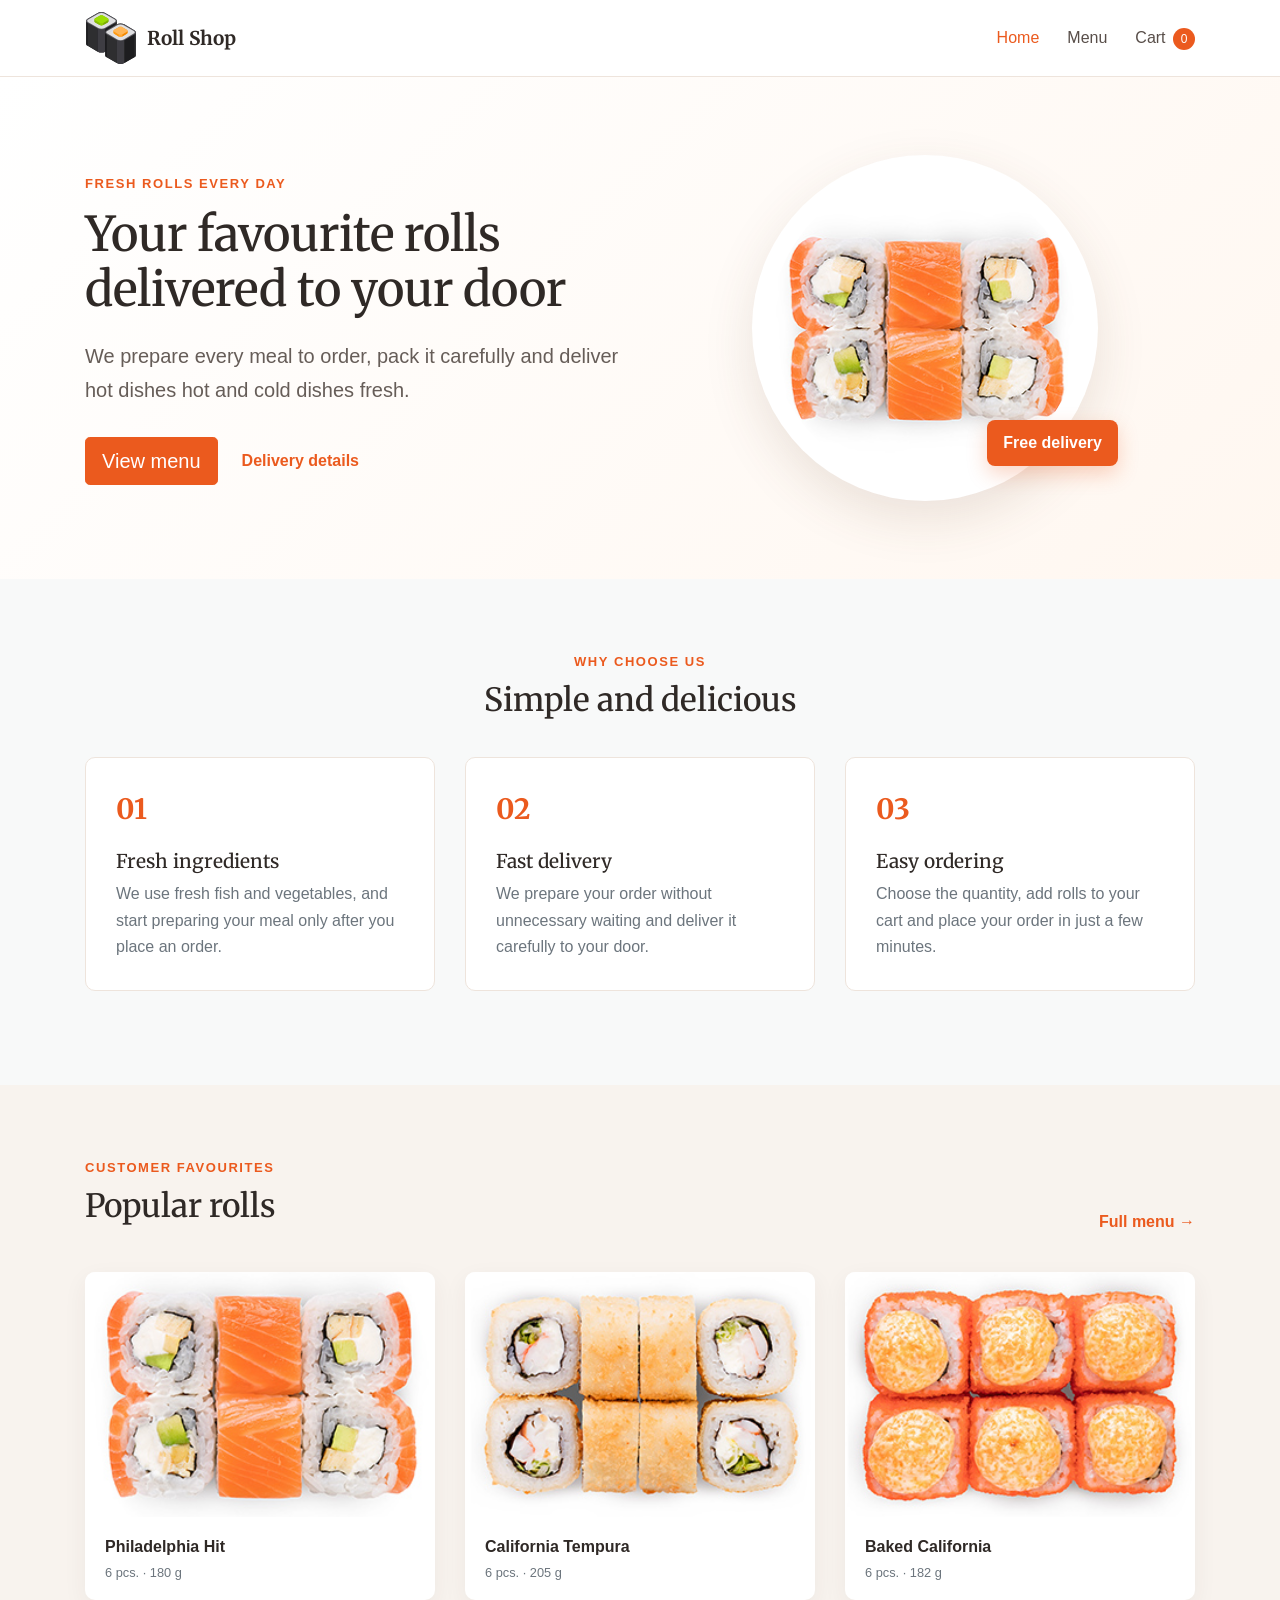
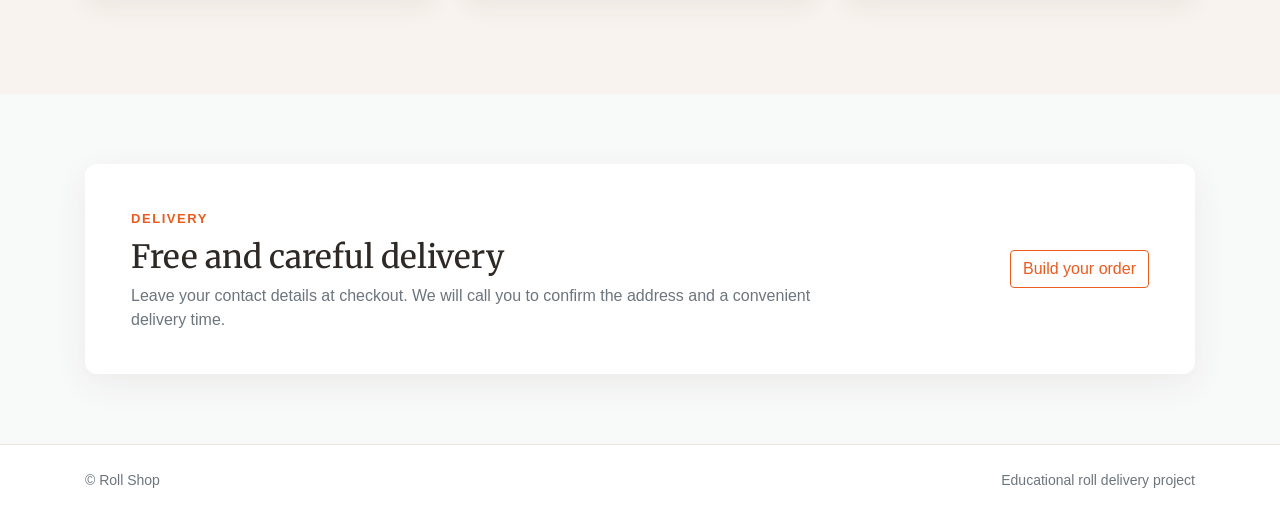
<file: index.html>
<!DOCTYPE html>
<html lang="en">

<head>
	<meta charset="UTF-8">
	<meta name="viewport" content="width=device-width, initial-scale=1.0, shrink-to-fit=no">
	<meta name="description" content="Roll Shop — fresh rolls with fast delivery.">
	<title>Roll Shop — roll delivery</title>
	<link rel="stylesheet" href="libs/bootstrap/css/bootstrap.min.css">
	<link rel="stylesheet" href="css/main.css">
	<link href="https://fonts.googleapis.com/css?family=Merriweather:300,400,400i,700" rel="stylesheet">
</head>

<body>
	<header class="site-header">
		<div class="container">
			<nav class="site-nav" aria-label="Main navigation">
				<a class="site-brand" href="index.html">
					<img src="img/logo/logo.svg" width="52" height="52" alt="Roll Shop logo">
					<span>Roll Shop</span>
				</a>
				<div class="site-nav__links">
					<a class="active" href="index.html" aria-current="page">Home</a>
					<a href="catalog.html">Menu</a>
					<a href="catalog.html#cart">Cart <span class="cart-badge" data-cart-count>0</span></a>
				</div>
			</nav>
		</div>
	</header>

	<main>
		<section class="hero">
			<div class="container">
				<div class="row align-items-center">
					<div class="col-lg-6 hero__content">
						<span class="eyebrow">Fresh rolls every day</span>
						<h1>Your favourite rolls delivered to your door</h1>
						<p class="lead">We prepare every meal to order, pack it carefully and deliver hot dishes hot and cold dishes fresh.</p>
						<div class="hero__actions">
							<a class="btn btn-warning btn-lg" href="catalog.html">View menu</a>
							<a class="text-link" href="#delivery">Delivery details</a>
						</div>
					</div>
					<div class="col-lg-6 text-center">
						<div class="hero__image-wrap">
							<img class="hero__image" src="img/roll/philadelphia.jpg" alt="Philadelphia roll">
							<div class="hero__note">Free delivery</div>
						</div>
					</div>
				</div>
			</div>
		</section>

		<section class="section">
			<div class="container">
				<div class="section-heading text-center">
					<span class="eyebrow">Why choose us</span>
					<h2>Simple and delicious</h2>
				</div>
				<div class="row">
					<div class="col-md-4 mb-4">
						<div class="feature-card">
							<div class="feature-card__icon" aria-hidden="true">01</div>
							<h3>Fresh ingredients</h3>
							<p>We use fresh fish and vegetables, and start preparing your meal only after you place an order.</p>
						</div>
					</div>
					<div class="col-md-4 mb-4">
						<div class="feature-card">
							<div class="feature-card__icon" aria-hidden="true">02</div>
							<h3>Fast delivery</h3>
							<p>We prepare your order without unnecessary waiting and deliver it carefully to your door.</p>
						</div>
					</div>
					<div class="col-md-4 mb-4">
						<div class="feature-card">
							<div class="feature-card__icon" aria-hidden="true">03</div>
							<h3>Easy ordering</h3>
							<p>Choose the quantity, add rolls to your cart and place your order in just a few minutes.</p>
						</div>
					</div>
				</div>
			</div>
		</section>

		<section class="section section--muted">
			<div class="container">
				<div class="section-heading section-heading--row">
					<div>
						<span class="eyebrow">Customer favourites</span>
						<h2>Popular rolls</h2>
					</div>
					<a class="text-link" href="catalog.html">Full menu →</a>
				</div>
				<div class="row">
					<div class="col-md-4 mb-4">
						<a class="preview-card" href="catalog.html">
							<img src="img/roll/philadelphia.jpg" alt="Philadelphia Hit">
							<span class="preview-card__body"><strong>Philadelphia Hit</strong><small>6 pcs. · 180 g</small></span>
						</a>
					</div>
					<div class="col-md-4 mb-4">
						<a class="preview-card" href="catalog.html">
							<img src="img/roll/california-tempura.jpg" alt="California Tempura">
							<span class="preview-card__body"><strong>California Tempura</strong><small>6 pcs. · 205 g</small></span>
						</a>
					</div>
					<div class="col-md-4 mb-4">
						<a class="preview-card" href="catalog.html">
							<img src="img/roll/zapech-california.jpg" alt="Baked California">
							<span class="preview-card__body"><strong>Baked California</strong><small>6 pcs. · 182 g</small></span>
						</a>
					</div>
				</div>
			</div>
		</section>

		<section class="section" id="delivery">
			<div class="container">
				<div class="delivery-panel">
					<div>
						<span class="eyebrow">Delivery</span>
						<h2>Free and careful delivery</h2>
						<p>Leave your contact details at checkout. We will call you to confirm the address and a convenient delivery time.</p>
					</div>
					<a class="btn btn-outline-warning" href="catalog.html">Build your order</a>
				</div>
			</div>
		</section>
	</main>

	<footer class="site-footer">
		<div class="container site-footer__content">
			<span>© Roll Shop</span>
			<span>Educational roll delivery project</span>
		</div>
	</footer>

	<script src="js/cart-storage.js"></script>
</body>

</html>
</file>
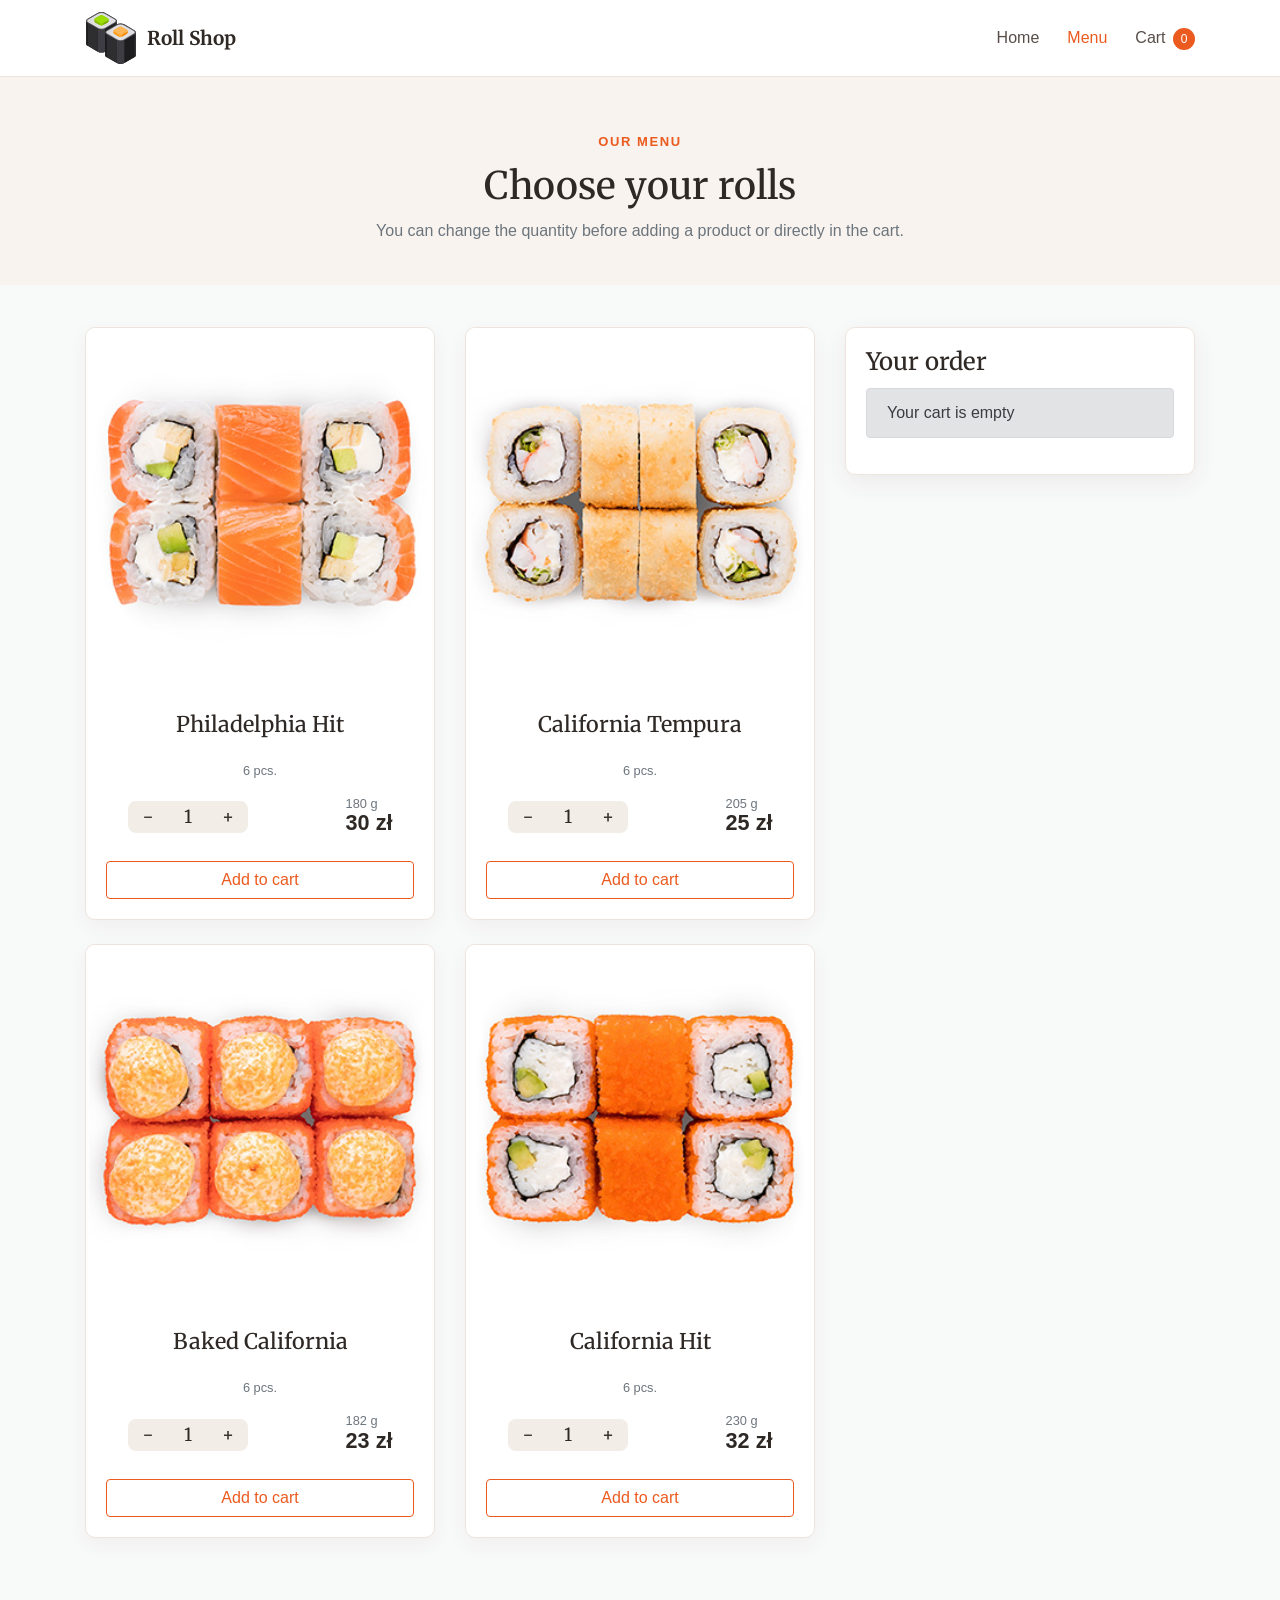
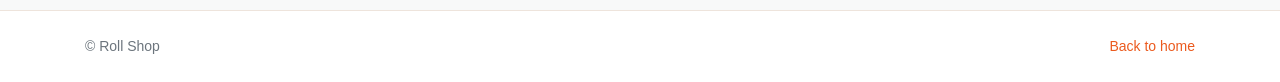
<file: catalog.html>
<!DOCTYPE html>
<html lang="en">

<head>
	<meta charset="UTF-8">
	<meta name="viewport" content="width=device-width, initial-scale=1.0, shrink-to-fit=no">
	<meta name="description" content="Roll Shop menu — choose your rolls and place an order.">
	<title>Menu — Roll Shop</title>
	<link rel="stylesheet" href="libs/bootstrap/css/bootstrap.min.css">
	<link rel="stylesheet" href="css/main.css">
	<link href="https://fonts.googleapis.com/css?family=Merriweather:300,400,400i,700" rel="stylesheet">
</head>

<body>
	<header class="site-header">
		<div class="container">
			<nav class="site-nav" aria-label="Main navigation">
				<a class="site-brand" href="index.html">
					<img src="img/logo/logo.svg" width="52" height="52" alt="Roll Shop logo">
					<span>Roll Shop</span>
				</a>
				<div class="site-nav__links">
					<a href="index.html">Home</a>
					<a class="active" href="catalog.html" aria-current="page">Menu</a>
					<a href="#cart">Cart <span class="cart-badge" data-cart-count>0</span></a>
				</div>
			</nav>
		</div>
	</header>

	<main>
		<section class="page-heading">
			<div class="container">
				<span class="eyebrow">Our menu</span>
				<h1>Choose your rolls</h1>
				<p>You can change the quantity before adding a product or directly in the cart.</p>
			</div>
		</section>

		<div class="container catalog-layout mb-5">
			<div class="row">
				<section class="col-lg-8" aria-labelledby="catalog-title">
					<h2 class="sr-only" id="catalog-title">Roll list</h2>
					<div class="row" data-products>
						<div class="col-md-6">
							<article class="card product-card mb-4" data-id="01" data-price="30">
								<img class="product-img" src="img/roll/philadelphia.jpg" alt="Philadelphia Hit roll">
								<div class="card-body text-center">
									<h3 class="item-title">Philadelphia Hit</h3>
									<p><small data-items-in-box class="text-muted">6 pcs.</small></p>
									<div class="details-wrapper">
										<div class="items counter-wrapper">
											<button class="items__control" type="button" data-action="minus" aria-label="Decrease quantity">−</button>
											<span class="items__current" data-counter>1</span>
											<button class="items__control" type="button" data-action="plus" aria-label="Increase quantity">+</button>
										</div>
										<div class="price">
											<div class="price__weight">180 g</div>
											<div class="price__currency">30 zł</div>
										</div>
									</div>
									<button data-cart type="button" class="btn btn-block btn-outline-warning">Add to cart</button>
								</div>
							</article>
						</div>

						<div class="col-md-6">
							<article class="card product-card mb-4" data-id="02" data-price="25">
								<img class="product-img" src="img/roll/california-tempura.jpg" alt="California Tempura roll">
								<div class="card-body text-center">
									<h3 class="item-title">California Tempura</h3>
									<p><small data-items-in-box class="text-muted">6 pcs.</small></p>
									<div class="details-wrapper">
										<div class="items counter-wrapper">
											<button class="items__control" type="button" data-action="minus" aria-label="Decrease quantity">−</button>
											<span class="items__current" data-counter>1</span>
											<button class="items__control" type="button" data-action="plus" aria-label="Increase quantity">+</button>
										</div>
										<div class="price">
											<div class="price__weight">205 g</div>
											<div class="price__currency">25 zł</div>
										</div>
									</div>
									<button data-cart type="button" class="btn btn-block btn-outline-warning">Add to cart</button>
								</div>
							</article>
						</div>

						<div class="col-md-6">
							<article class="card product-card mb-4" data-id="03" data-price="23">
								<img class="product-img" src="img/roll/zapech-california.jpg" alt="Baked California roll">
								<div class="card-body text-center">
									<h3 class="item-title">Baked California</h3>
									<p><small data-items-in-box class="text-muted">6 pcs.</small></p>
									<div class="details-wrapper">
										<div class="items counter-wrapper">
											<button class="items__control" type="button" data-action="minus" aria-label="Decrease quantity">−</button>
											<span class="items__current" data-counter>1</span>
											<button class="items__control" type="button" data-action="plus" aria-label="Increase quantity">+</button>
										</div>
										<div class="price">
											<div class="price__weight">182 g</div>
											<div class="price__currency">23 zł</div>
										</div>
									</div>
									<button data-cart type="button" class="btn btn-block btn-outline-warning">Add to cart</button>
								</div>
							</article>
						</div>

						<div class="col-md-6">
							<article class="card product-card mb-4" data-id="04" data-price="32">
								<img class="product-img" src="img/roll/california-hit.jpg" alt="California Hit roll">
								<div class="card-body text-center">
									<h3 class="item-title">California Hit</h3>
									<p><small data-items-in-box class="text-muted">6 pcs.</small></p>
									<div class="details-wrapper">
										<div class="items counter-wrapper">
											<button class="items__control" type="button" data-action="minus" aria-label="Decrease quantity">−</button>
											<span class="items__current" data-counter>1</span>
											<button class="items__control" type="button" data-action="plus" aria-label="Increase quantity">+</button>
										</div>
										<div class="price">
											<div class="price__weight">230 g</div>
											<div class="price__currency">32 zł</div>
										</div>
									</div>
									<button data-cart type="button" class="btn btn-block btn-outline-warning">Add to cart</button>
								</div>
							</article>
						</div>
					</div>
				</section>

				<aside class="col-lg-4" id="cart" aria-labelledby="cart-title">
					<div class="card cart-card mb-4">
						<div class="card-body">
							<h2 class="card-title h4" id="cart-title">Your order</h2>
							<div data-cart-empty class="alert alert-secondary" role="status">Your cart is empty</div>
							<div class="cart-wrapper" aria-live="polite"></div>
							<div class="cart-total" data-cart-total>
								<p><span>Delivery:</span> <span class="delivery-cost free">free</span></p>
								<p><span>Total:</span> <strong><span class="total-price">0</span> zł</strong></p>
							</div>
							<div class="alert alert-success none" data-order-success role="status">Thank you! Your demo order has been placed. We will contact you soon.</div>
						</div>

						<div data-order-form class="card-body border-top none">
							<h2 class="card-title h5">Checkout</h2>
							<form data-checkout-form>
								<div class="form-group">
									<label for="customer-name">Full name</label>
									<input id="customer-name" name="name" type="text" class="form-control" autocomplete="name" required>
								</div>
								<div class="form-group">
									<label for="customer-phone">Phone number</label>
									<input id="customer-phone" name="phone" type="tel" class="form-control" autocomplete="tel" placeholder="+48 000 000 000" required>
								</div>
								<div class="form-group">
									<label for="customer-address">Delivery address</label>
									<input id="customer-address" name="address" type="text" class="form-control" autocomplete="street-address" required>
								</div>
								<button type="submit" class="btn btn-warning btn-block">Place order</button>
								<small class="form-text text-muted">This is an educational project: your data is not sent anywhere.</small>
							</form>
						</div>
					</div>
				</aside>
			</div>
		</div>
	</main>

	<footer class="site-footer">
		<div class="container site-footer__content">
			<span>© Roll Shop</span>
			<a href="index.html">Back to home</a>
		</div>
	</footer>

	<script src="js/cart-storage.js"></script>
	<script src="js/calcKartPrice.js"></script>
	<script src="js/toggleCartStatus.js"></script>
	<script src="js/counter-v02.js"></script>
	<script src="js/cart-01.js"></script>
</body>

</html>
</file>
<file: css/main.css>
:root {
	--accent: #eb5a1e;
	--accent-dark: #ce4610;
	--ink: #2f2926;
	--muted: #6c757d;
	--paper: #ffffff;
	--soft: #f8f3ee;
	--line: #eee4dc;
}

html {
	scroll-behavior: smooth;
}

body {
	min-height: 100vh;
	display: flex;
	flex-direction: column;
	background-color: #f8f9f9;
	color: var(--ink);
}

main {
	flex: 1;
}

h1,
h2,
h3,
h4,
h5 {
	font-family: 'Merriweather', serif;
}

a {
	color: var(--accent);
}

a:hover {
	color: var(--accent-dark);
}

.site-header {
	background-color: var(--paper);
	border-bottom: 1px solid var(--line);
}

.site-nav {
	min-height: 76px;
	display: flex;
	align-items: center;
	justify-content: space-between;
	gap: 24px;
}

.site-brand {
	display: inline-flex;
	align-items: center;
	gap: 10px;
	color: var(--ink);
	font-family: 'Merriweather', serif;
	font-size: 19px;
	font-weight: 700;
}

.site-brand:hover {
	color: var(--ink);
	text-decoration: none;
}

.site-nav__links {
	display: flex;
	align-items: center;
	gap: 28px;
}

.site-nav__links a {
	color: #584e49;
	font-weight: 500;
}

.site-nav__links a:hover,
.site-nav__links a.active {
	color: var(--accent);
	text-decoration: none;
}

.cart-badge {
	display: inline-flex;
	align-items: center;
	justify-content: center;
	min-width: 22px;
	height: 22px;
	margin-left: 3px;
	padding: 0 6px;
	border-radius: 11px;
	background-color: var(--accent);
	color: #fff;
	font-size: 12px;
}

.hero {
	padding: 78px 0;
	background: linear-gradient(135deg, #fff 0%, #fff7f0 100%);
}

.hero h1 {
	max-width: 650px;
	margin: 12px 0 22px;
	font-size: 48px;
	line-height: 1.15;
}

.hero .lead {
	max-width: 590px;
	color: #665d58;
	line-height: 1.7;
}

.eyebrow {
	display: inline-block;
	color: var(--accent);
	font-size: 13px;
	font-weight: 700;
	letter-spacing: .12em;
	text-transform: uppercase;
}

.hero__actions {
	display: flex;
	align-items: center;
	gap: 24px;
	margin-top: 30px;
}

.text-link {
	font-weight: 600;
}

.hero__image-wrap {
	position: relative;
	display: inline-block;
	padding: 18px;
	border-radius: 50%;
	background-color: #fff;
	box-shadow: 0 18px 50px rgba(104, 70, 50, .13);
}

.hero__image {
	width: 310px;
	height: 310px;
	border-radius: 50%;
	object-fit: cover;
}

.hero__note {
	position: absolute;
	right: -20px;
	bottom: 35px;
	padding: 11px 16px;
	border-radius: 8px;
	background-color: var(--accent);
	color: #fff;
	font-weight: 600;
	box-shadow: 0 8px 20px rgba(235, 90, 30, .25);
}

.section {
	padding: 70px 0;
}

.section--muted {
	background-color: var(--soft);
}

.section-heading {
	margin-bottom: 38px;
}

.section-heading h2,
.delivery-panel h2 {
	margin-top: 8px;
}

.section-heading--row {
	display: flex;
	align-items: end;
	justify-content: space-between;
	gap: 24px;
}

.feature-card {
	height: 100%;
	padding: 30px;
	border: 1px solid var(--line);
	border-radius: 10px;
	background-color: var(--paper);
}

.feature-card__icon {
	margin-bottom: 20px;
	color: var(--accent);
	font-family: 'Merriweather', serif;
	font-size: 28px;
	font-weight: 700;
}

.feature-card h3 {
	font-size: 19px;
}

.feature-card p {
	margin-bottom: 0;
	color: var(--muted);
	line-height: 1.65;
}

.preview-card {
	display: block;
	overflow: hidden;
	height: 100%;
	border-radius: 10px;
	background-color: #fff;
	box-shadow: 0 8px 25px rgba(70, 55, 45, .06);
	transition: transform .2s ease, box-shadow .2s ease;
}

.preview-card:hover {
	transform: translateY(-3px);
	text-decoration: none;
	box-shadow: 0 12px 30px rgba(70, 55, 45, .11);
}

.preview-card img {
	display: block;
	width: 100%;
	height: 245px;
	object-fit: cover;
}

.preview-card__body {
	display: flex;
	flex-direction: column;
	gap: 4px;
	padding: 18px 20px;
	color: var(--ink);
}

.preview-card__body small {
	color: var(--muted);
}

.delivery-panel {
	display: flex;
	align-items: center;
	justify-content: space-between;
	gap: 50px;
	padding: 42px 46px;
	border-radius: 12px;
	background-color: #fff;
	box-shadow: 0 10px 35px rgba(70, 55, 45, .07);
}

.delivery-panel p {
	max-width: 720px;
	margin-bottom: 0;
	color: var(--muted);
}

.page-heading {
	padding: 52px 0 42px;
	text-align: center;
	background-color: var(--soft);
}

.page-heading h1 {
	margin: 10px 0;
	font-size: 38px;
}

.page-heading p {
	margin: 0;
	color: var(--muted);
}

.catalog-layout {
	padding-top: 42px;
}

.product-card {
	overflow: hidden;
	height: calc(100% - 1.5rem);
	border: 1px solid var(--line);
	border-radius: 10px;
	box-shadow: 0 7px 20px rgba(70, 55, 45, .05);
}

.product-img {
	display: block;
	width: 100%;
	height: auto;
	margin: 0 auto;
}

.item-title {
	display: flex;
	align-items: center;
	justify-content: center;
	height: 58px;
	margin-bottom: 4px;
	font-size: 1.35rem;
	font-weight: 500;
}

.details-wrapper {
	display: flex;
	justify-content: space-between;
	align-items: center;
	width: 86%;
	margin: 0 auto 25px;
}

.items {
	display: flex;
	overflow: hidden;
	width: 120px;
	height: 32px;
	border-radius: 8px;
	background: #f2ede7;
	font-family: 'Merriweather', serif;
	font-size: 18px;
}

.items__control {
	width: 40px;
	padding: 0;
	border: 0;
	background: transparent;
	color: var(--ink);
	cursor: pointer;
	text-align: center;
	transition: .2s ease-in;
}

.items__control:hover,
.items__control:focus {
	background: var(--accent);
	color: #fff;
	outline: 0;
}

.items__current {
	display: flex;
	align-items: center;
	justify-content: center;
	width: 40px;
}

.items.items--small {
	width: 90px;
	height: 28px;
	font-size: 16px;
}

.items.items--small .items__control,
.items.items--small .items__current {
	width: 30px;
}

.price {
	text-align: left;
}

.price__weight {
	color: var(--muted);
	font-size: 80%;
	line-height: 1;
}

.price__currency {
	font-size: 1.35rem;
	font-weight: 600;
	line-height: 1.2;
}

.btn-warning,
.btn-outline-warning:hover {
	border-color: var(--accent);
	background-color: var(--accent);
	color: #fff;
}

.btn-warning:hover,
.btn-warning:focus,
.btn-outline-warning:hover,
.btn-outline-warning:focus {
	border-color: var(--accent-dark);
	background-color: var(--accent-dark);
	color: #fff;
}

.btn-outline-warning {
	border-color: var(--accent);
	background-color: transparent;
	color: var(--accent);
}

.cart-card {
	position: sticky;
	top: 24px;
	border-color: var(--line);
	border-radius: 10px;
	box-shadow: 0 8px 25px rgba(70, 55, 45, .07);
}

.cart-item__top {
	display: flex;
	align-items: flex-start;
	padding-bottom: 15px;
	border-bottom: 1px solid #dee2e6;
	margin-bottom: 15px;
}

.cart-item__img img {
	width: 82px;
	height: 82px;
	border-radius: 7px;
	object-fit: cover;
}

.cart-item__desc {
	flex: 1;
	min-width: 0;
	padding-left: 14px;
}

.cart-item__title {
	margin-bottom: 5px;
	font-family: 'Merriweather', serif;
	font-size: 15px;
	font-weight: 600;
	line-height: 1.25;
}

.cart-item__weight {
	margin-bottom: 13px;
	color: var(--muted);
	font-size: 80%;
	line-height: 1;
}

.cart-item__details {
	display: flex;
	align-items: center;
	justify-content: space-between;
	gap: 10px;
}

.cart-item__details .price__currency {
	font-size: 17px;
	white-space: nowrap;
}

.cart-total {
	padding-top: 4px;
	font-size: 17px;
}

.cart-total p {
	display: flex;
	justify-content: space-between;
	margin-bottom: 9px;
}

.cart-total strong,
.total-price {
	color: var(--accent);
}

.free {
	color: #0e8d08;
}

.form-group label {
	font-size: 14px;
	font-weight: 600;
}

.none {
	display: none;
}

.site-footer {
	padding: 25px 0;
	border-top: 1px solid var(--line);
	background-color: #fff;
	color: var(--muted);
	font-size: 14px;
}

.site-footer__content {
	display: flex;
	justify-content: space-between;
	gap: 20px;
}

@media (max-width: 991.98px) {
	.hero {
		padding: 58px 0;
	}

	.hero__content {
		margin-bottom: 52px;
		text-align: center;
	}

	.hero h1,
	.hero .lead {
		margin-left: auto;
		margin-right: auto;
	}

	.hero__actions {
		justify-content: center;
	}

	.cart-card {
		position: static;
	}
}

@media (max-width: 575.98px) {
	.site-nav {
		align-items: flex-start;
		flex-direction: column;
		padding: 13px 0 16px;
		gap: 10px;
	}

	.site-nav__links {
		width: 100%;
		justify-content: space-between;
		gap: 10px;
		font-size: 14px;
	}

	.hero,
	.section {
		padding: 48px 0;
	}

	.hero h1 {
		font-size: 35px;
	}

	.hero__actions,
	.section-heading--row,
	.delivery-panel,
	.site-footer__content {
		align-items: flex-start;
		flex-direction: column;
	}

	.hero__actions {
		align-items: center;
	}

	.hero__image {
		width: 245px;
		height: 245px;
	}

	.hero__note {
		right: -8px;
		bottom: 24px;
		font-size: 13px;
	}

	.preview-card img {
		height: auto;
	}

	.delivery-panel {
		gap: 25px;
		padding: 30px;
	}

	.page-heading h1 {
		font-size: 30px;
	}

	.site-footer__content {
		gap: 5px;
	}
}
</file>
